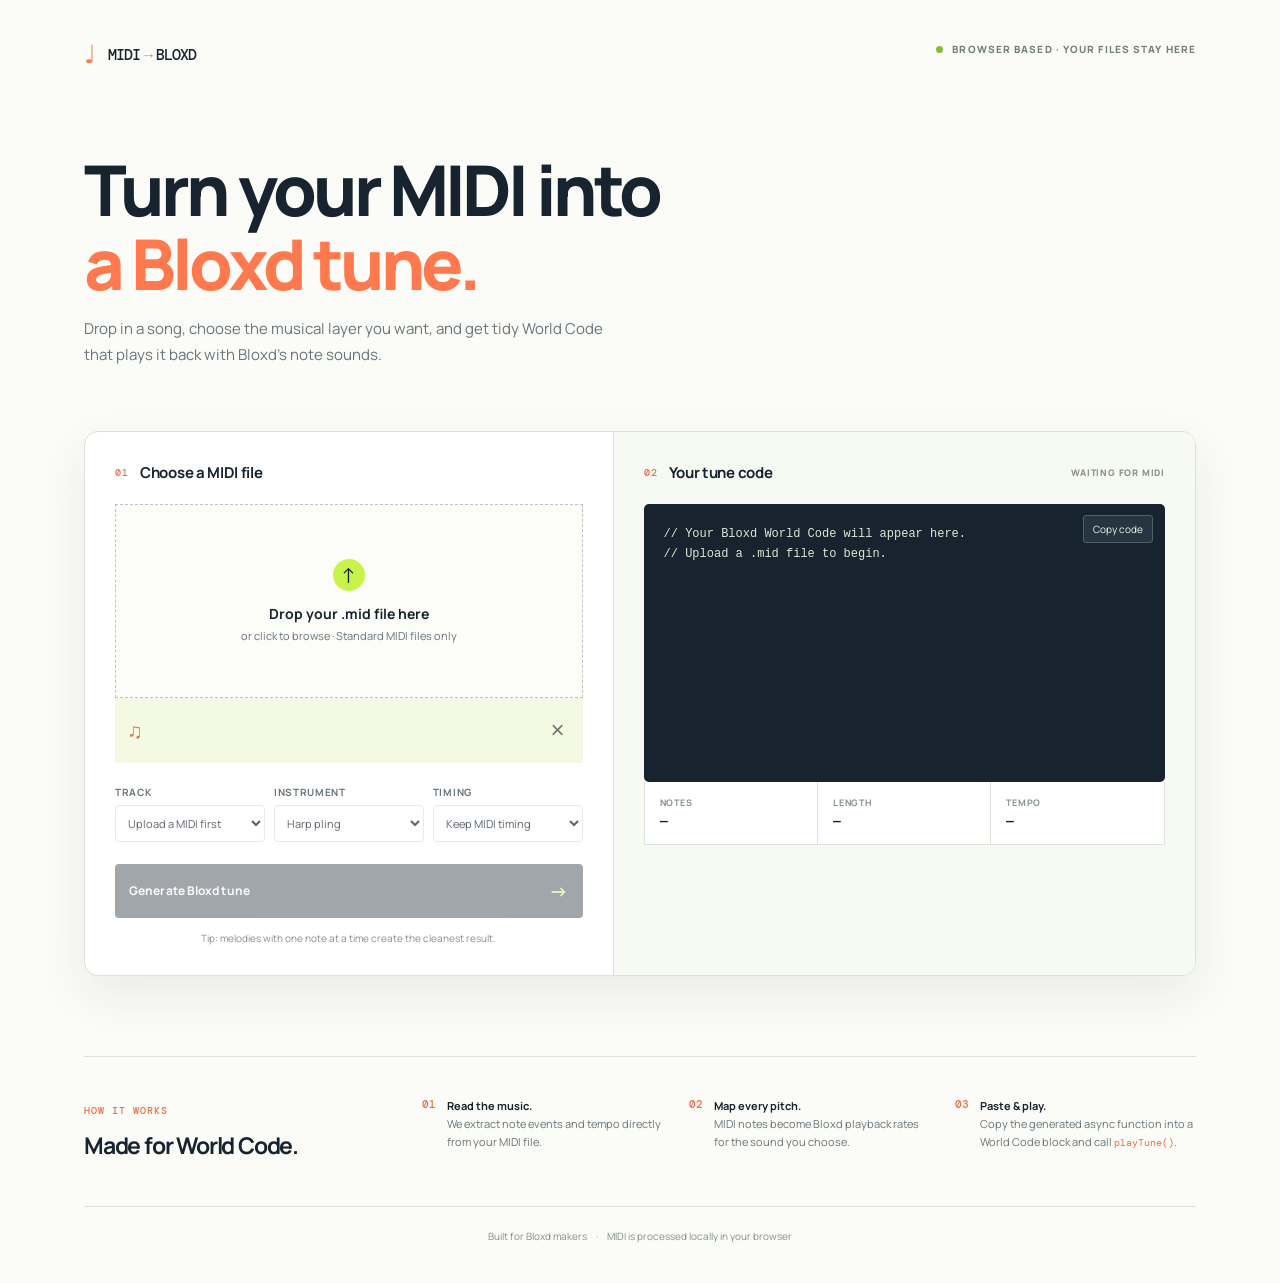
<file: index.html>
<!doctype html>
<html lang="en">
  <head>
    <meta charset="UTF-8" />
    <meta name="viewport" content="width=device-width, initial-scale=1.0" />
    <title>Midi → Bloxd Tune</title>
    <meta name="description" content="Turn a MIDI file into a Bloxd.io World Code tune." />
    <link rel="preconnect" href="https://fonts.googleapis.com" />
    <link rel="preconnect" href="https://fonts.gstatic.com" crossorigin />
    <link href="https://fonts.googleapis.com/css2?family=DM+Mono:wght@400;500&family=Manrope:wght@400;500;600;700;800&display=swap" rel="stylesheet" />
    <link rel="stylesheet" href="style.css" />
  </head>
  <body>
    <main class="shell">
      <header class="hero">
        <a class="brand" href="/" aria-label="Midi to Bloxd Tune home"><span>♩</span> MIDI<span class="arrow">→</span>BLOXD</a>
        <div class="eyebrow"><i></i> Browser based · Your files stay here</div>
        <h1>Turn your MIDI into<br /><em>a Bloxd tune.</em></h1>
        <p>Drop in a song, choose the musical layer you want, and get tidy World Code that plays it back with Bloxd’s note sounds.</p>
      </header>

      <section class="workspace" aria-label="MIDI converter">
        <div class="panel input-panel">
          <div class="panel-title"><span class="step">01</span><h2>Choose a MIDI file</h2></div>
          <label class="dropzone" id="dropzone" for="midi-file">
            <input id="midi-file" type="file" accept=".mid,.midi,audio/midi,audio/x-midi" />
            <span class="upload-icon">↑</span>
            <strong>Drop your .mid file here</strong>
            <small>or click to browse · Standard MIDI files only</small>
          </label>
          <div class="file-card" id="file-card" hidden><span class="file-icon">♫</span><div><strong id="file-name"></strong><small id="file-detail"></small></div><button id="clear-file" title="Remove file" aria-label="Remove file">×</button></div>

          <div class="options" id="options" aria-disabled="true">
            <label>Track <select id="track-select" disabled><option>Upload a MIDI first</option></select></label>
            <label>Instrument <select id="instrument-select" disabled><option value="harp_pling">Harp pling</option><option value="bass">Bass</option><option value="hat">Hi-hat</option><option value="snare">Snare</option></select></label>
            <label>Timing <select id="timing-select" disabled><option value="original">Keep MIDI timing</option><option value="grid">Snap to 1/16</option></select></label>
          </div>
          <button class="convert" id="convert" disabled><span>Generate Bloxd tune</span><b>→</b></button>
          <p class="note">Tip: melodies with one note at a time create the cleanest result.</p>
        </div>

        <div class="panel output-panel">
          <div class="panel-title"><span class="step">02</span><h2>Your tune code</h2><span class="status" id="status">Waiting for MIDI</span></div>
          <div class="code-wrap"><pre id="code-output"><code>// Your Bloxd World Code will appear here.
// Upload a .mid file to begin.</code></pre><button id="copy" disabled>Copy code</button></div>
          <div class="stats" id="stats"><div><span>Notes</span><strong>—</strong></div><div><span>Length</span><strong>—</strong></div><div><span>Tempo</span><strong>—</strong></div></div>
        </div>
      </section>

      <section class="how-it-works"><div><span class="step">HOW IT WORKS</span><h2>Made for World Code.</h2></div><ol><li><b>01</b><p><strong>Read the music.</strong> We extract note events and tempo directly from your MIDI file.</p></li><li><b>02</b><p><strong>Map every pitch.</strong> MIDI notes become Bloxd playback rates for the sound you choose.</p></li><li><b>03</b><p><strong>Paste & play.</strong> Copy the generated async function into a World Code block and call <code>playTune()</code>.</p></li></ol></section>
      <footer>Built for Bloxd makers <span>·</span> MIDI is processed locally in your browser</footer>
    </main>
    <div id="toast" role="status" aria-live="polite"></div>
    <script src="app.js"></script>
  </body>
</html>
</file>
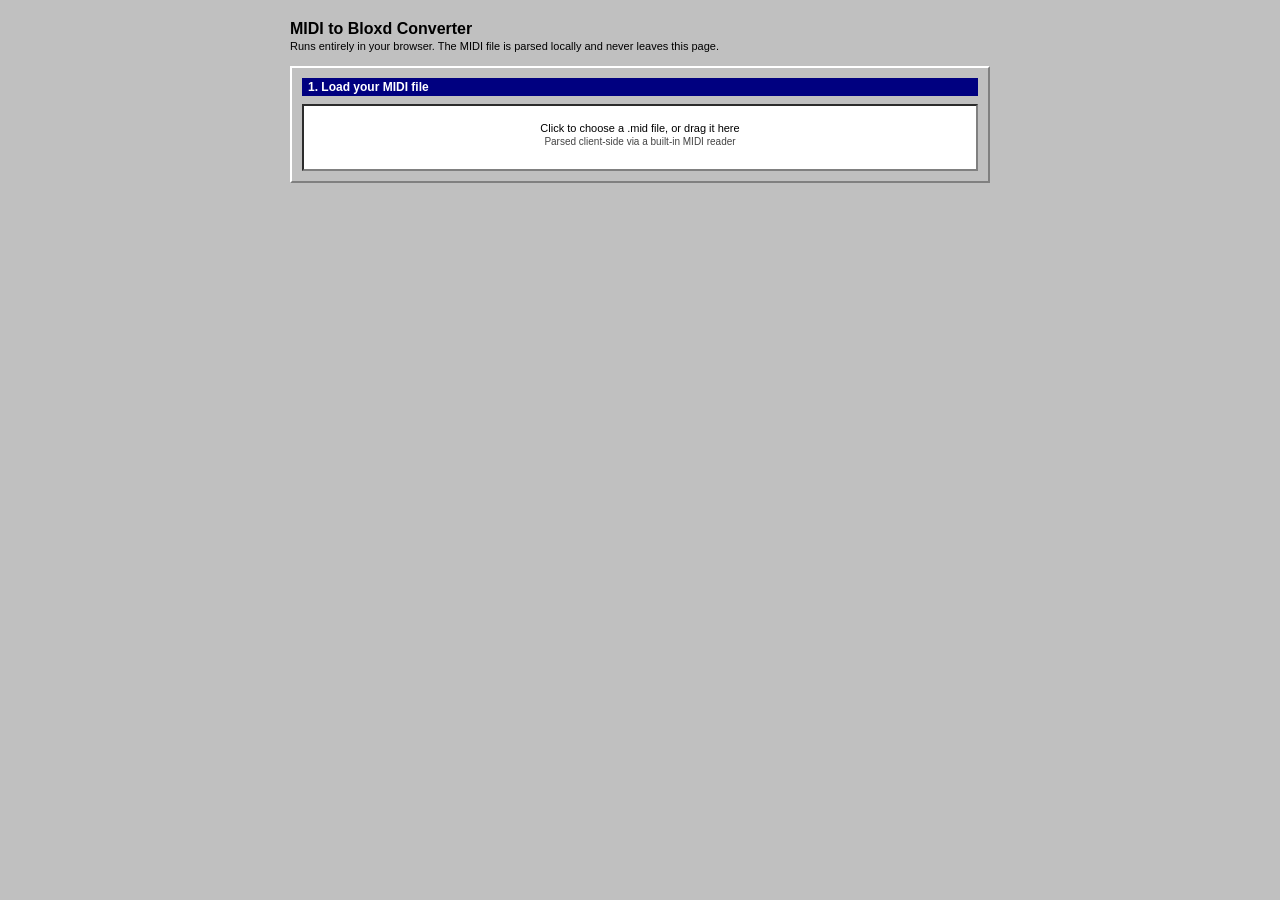
<file: exampl conv script .html>
<!DOCTYPE html>
<html lang="en">
<head>
<meta charset="UTF-8">
<title>MIDI to Bloxd Converter</title>
<style>
  body {
    background: #c0c0c0;
    color: #000000;
    font-family: "MS Sans Serif", "Tahoma", Geneva, sans-serif;
    margin: 0;
    padding: 20px;
    font-size: 12px;
  }
  .wrap { width: 100%; max-width: 700px; margin: 0 auto; }
  h1 {
    font-size: 16px;
    margin: 0 0 2px;
    font-weight: bold;
  }
  .sub {
    color: #000000;
    font-size: 11px;
    margin: 0 0 14px;
  }
  .panel {
    background: #c0c0c0;
    border: 2px solid;
    border-color: #ffffff #808080 #808080 #ffffff;
    padding: 10px;
    margin-bottom: 12px;
  }
  .panel h2 {
    font-size: 12px;
    margin: 0 0 8px;
    font-weight: bold;
    background: #000080;
    color: #ffffff;
    padding: 2px 6px;
  }
  .drop {
    border: 2px inset #808080;
    background: #ffffff;
    padding: 16px;
    text-align: center;
    cursor: pointer;
  }
  .drop input { display: none; }
  .drop .label { font-size: 11px; }
  .drop .hint { font-size: 10px; color: #444444; margin-top: 2px; }
  .filename { font-family: "Courier New", monospace; font-size: 11px; color: #000080; margin-top: 6px; }

  .track-row {
    display: flex;
    align-items: center;
    padding: 3px 4px;
    font-size: 11px;
    border-bottom: 1px solid #808080;
  }
  .track-row label { display: flex; align-items: center; gap: 6px; cursor: pointer; flex: 1; }
  .track-row .meta { color: #444444; font-family: "Courier New", monospace; font-size: 10px; }

  .field { margin-bottom: 10px; }
  .field label { display: block; font-size: 11px; margin-bottom: 4px; }
  .field .row { display: flex; gap: 8px; align-items: center; }
  input[type=range] { flex: 1; }
  .val { font-family: "Courier New", monospace; font-size: 11px; min-width: 50px; text-align: right; }

  button {
    background: #c0c0c0;
    border: 2px solid;
    border-color: #ffffff #808080 #808080 #ffffff;
    padding: 4px 12px;
    font-size: 11px;
    cursor: pointer;
    font-family: "MS Sans Serif", Tahoma, sans-serif;
  }
  button:active {
    border-color: #808080 #ffffff #ffffff #808080;
  }
  button:disabled { color: #808080; cursor: not-allowed; }

  .code-box {
    display: flex;
    border: 2px inset #808080;
    background: #ffffff;
    max-height: 380px;
    overflow: auto;
  }
  .code-box .gutter {
    background: #dddddd;
    color: #666666;
    text-align: right;
    padding: 6px 6px 6px 4px;
    font-family: "Courier New", monospace;
    font-size: 11px;
    line-height: 1.5;
    user-select: none;
    border-right: 1px solid #999999;
    white-space: pre;
  }
  .code-box pre {
    margin: 0;
    padding: 6px 8px;
    font-family: "Courier New", monospace;
    font-size: 11px;
    line-height: 1.5;
    color: #000080;
    white-space: pre;
  }
  .actions { display: flex; gap: 6px; margin-top: 8px; }
  .note { font-size: 10px; color: #333333; margin-top: 8px; }
  .status { font-size: 11px; }
  hr { border: none; border-top: 1px solid #808080; border-bottom: 1px solid #ffffff; margin: 10px 0; }
</style>
</head>
<body>
<div class="wrap">
  <h1>MIDI to Bloxd Converter</h1>
  <p class="sub">Runs entirely in your browser. The MIDI file is parsed locally and never leaves this page.</p>

  <div class="panel">
    <h2>1. Load your MIDI file</h2>
    <div class="drop" id="dropZone">
      <input type="file" id="fileInput" accept=".mid,.midi">
      <div class="label">Click to choose a .mid file, or drag it here</div>
      <div class="hint">Parsed client-side via a built-in MIDI reader</div>
      <div class="filename" id="filenameLabel"></div>
    </div>
  </div>

  <div class="panel" id="trackPanel" style="display:none">
    <h2>2. Tracks (all selected by default)</h2>
    <div id="trackList"></div>
    <div class="note">Uncheck a track to exclude it, e.g. to drop the bass line and keep melody only.</div>
  </div>

  <div class="panel" id="tunePanel" style="display:none">
    <h2>3. Tune the pitch reference</h2>
    <div class="field">
      <label>Reference sound: harp_pling at rate 1.0 plays as this pitch</label>
      <div class="row">
        <input type="range" id="baseNote" min="36" max="84" value="60">
        <span class="val" id="baseNoteVal">C4</span>
      </div>
    </div>
    <div class="note">
      You don't know the real pitch of harp_pling at rate 1.0 -- that's fine. Preview below uses a synth
      approximation. If the whole song sounds too high or low once in Bloxd, shift this slider and regenerate.
    </div>
  </div>

  <div class="panel" id="previewPanel" style="display:none">
    <h2>4. Preview (synth approximation, played locally)</h2>
    <button id="playBtn">Play preview</button>
    <button id="stopBtn">Stop</button>
    <span class="status" id="playStatus"></span>
  </div>

  <div class="panel" id="outputPanel" style="display:none">
    <h2>5. Generated Bloxd data</h2>
    <div class="code-box">
      <div class="gutter" id="lineNumbers"></div>
      <pre id="outputCode"></pre>
    </div>
    <div class="actions">
      <button id="copyBtn">Copy to clipboard</button>
      <button id="downloadBtn">Download .txt</button>
      <button id="compactBtn">Compact</button>
    </div>
    <div class="note">
      This snippet defines the note/rate data and a Bloxd-compatible tick scheduler.
      Run playSequence(api, myId); from your Code Block to start the song.
    </div>
  </div>
</div>

<script>
// ---------- Minimal standard MIDI file parser (no external deps) ----------
function readVarLen(view, pos) {
  let value = 0, byte;
  do {
    byte = view.getUint8(pos++);
    value = (value << 7) | (byte & 0x7f);
  } while (byte & 0x80);
  return { value, pos };
}

function parseMidi(buffer) {
  const view = new DataView(buffer);
  let pos = 0;
  function str(n) { let s=''; for (let i=0;i<n;i++) s += String.fromCharCode(view.getUint8(pos+i)); pos+=n; return s; }

  if (str(4) !== 'MThd') throw new Error('Not a valid MIDI file');
  const headerLen = view.getUint32(pos); pos += 4;
  const format = view.getUint16(pos); pos += 2;
  const ntrks = view.getUint16(pos); pos += 2;
  const division = view.getUint16(pos); pos += 2;
  pos += (headerLen - 6);

  const ppq = (division & 0x8000) ? 480 : division;
  const tracks = [];
  const tempoEvents = [{ tick: 0, mpqn: 500000 }];

  for (let t = 0; t < ntrks; t++) {
    if (str(4) !== 'MTrk') break;
    const trackLen = view.getUint32(pos); pos += 4;
    const trackEnd = pos + trackLen;
    let tick = 0;
    let runningStatus = null;
    const events = [];

    while (pos < trackEnd) {
      const dt = readVarLen(view, pos); pos = dt.pos; tick += dt.value;
      let statusByte = view.getUint8(pos);

      if (statusByte === 0xFF) {
        pos++;
        const metaType = view.getUint8(pos); pos++;
        const len = readVarLen(view, pos); pos = len.pos;
        if (metaType === 0x51) {
          const mpqn = (view.getUint8(pos) << 16) | (view.getUint8(pos+1) << 8) | view.getUint8(pos+2);
          tempoEvents.push({ tick, mpqn });
        }
        pos += len.value;
      } else if (statusByte === 0xF0 || statusByte === 0xF7) {
        pos++;
        const len = readVarLen(view, pos); pos = len.pos;
        pos += len.value;
      } else {
        if (statusByte & 0x80) { runningStatus = statusByte; pos++; }
        else { statusByte = runningStatus; }
        const type = statusByte & 0xF0;
        const channel = statusByte & 0x0F;
        const d1 = view.getUint8(pos); pos++;
        let d2 = null;
        if (type !== 0xC0 && type !== 0xD0) { d2 = view.getUint8(pos); pos++; }

        if (type === 0x90 && d2 > 0) {
          events.push({ tick, type: 'on', note: d1, velocity: d2, channel });
        } else if (type === 0x80 || (type === 0x90 && d2 === 0)) {
          events.push({ tick, type: 'off', note: d1, channel });
        }
      }
    }
    tracks.push(events);
    pos = trackEnd;
  }

  tempoEvents.sort((a,b) => a.tick - b.tick);
  return { ppq, tracks, tempoEvents };
}

function tickToMs(tick, ppq, tempoEvents) {
  let ms = 0, lastTick = 0, lastMpqn = tempoEvents[0].mpqn;
  for (const te of tempoEvents) {
    if (te.tick >= tick) break;
    ms += (te.tick - lastTick) * (lastMpqn / ppq) / 1000;
    lastTick = te.tick; lastMpqn = te.mpqn;
  }
  ms += (tick - lastTick) * (lastMpqn / ppq) / 1000;
  return ms;
}

function extractNotes(events, ppq, tempoEvents) {
  const open = {};
  const notes = [];
  for (const ev of events) {
    const key = ev.note;
    if (ev.type === 'on') {
      (open[key] = open[key] || []).push(ev.tick);
    } else if (ev.type === 'off' && open[key] && open[key].length) {
      const startTick = open[key].shift();
      const startMs = tickToMs(startTick, ppq, tempoEvents);
      const endMs = tickToMs(ev.tick, ppq, tempoEvents);
      notes.push({ pitch: key, startMs, durMs: Math.max(50, endMs - startMs) });
    }
  }
  notes.sort((a,b) => a.startMs - b.startMs);
  return notes;
}

// ---------- Pitch -> Bloxd rate math ----------
function rateForPitch(pitch, basePitch) {
  return Math.pow(2, (pitch - basePitch) / 12);
}
function noteName(pitch) {
  const names = ['C','C#','D','D#','E','F','F#','G','G#','A','A#','B'];
  const octave = Math.floor(pitch / 12) - 1;
  return names[pitch % 12] + octave;
}

// ---------- UI wiring ----------
let parsedMidi = null;
let trackNoteSets = [];
let selectedTracks = new Set();
let audioCtx = null;
let previewTimeouts = [];

const dropZone = document.getElementById('dropZone');
const fileInput = document.getElementById('fileInput');
const filenameLabel = document.getElementById('filenameLabel');

dropZone.addEventListener('click', () => fileInput.click());
dropZone.addEventListener('dragover', e => { e.preventDefault(); });
dropZone.addEventListener('drop', e => {
  e.preventDefault();
  if (e.dataTransfer.files.length) handleFile(e.dataTransfer.files[0]);
});
fileInput.addEventListener('change', e => { if (e.target.files.length) handleFile(e.target.files[0]); });

function handleFile(file) {
  filenameLabel.textContent = file.name;
  const reader = new FileReader();
  reader.onload = () => {
    try {
      parsedMidi = parseMidi(reader.result);
      buildTrackList();
    } catch (err) {
      filenameLabel.textContent = 'Could not parse this file: ' + err.message;
    }
  };
  reader.readAsArrayBuffer(file);
}

function buildTrackList() {
  const list = document.getElementById('trackList');
  list.innerHTML = '';
  trackNoteSets = [];
  selectedTracks = new Set();

  parsedMidi.tracks.forEach((events, i) => {
    const notes = extractNotes(events, parsedMidi.ppq, parsedMidi.tempoEvents);
    trackNoteSets.push(notes);
    if (notes.length === 0) return;

    selectedTracks.add(i);

    const row = document.createElement('div');
    row.className = 'track-row';
    const avgPitch = Math.round(notes.reduce((s,n)=>s+n.pitch,0) / notes.length);
    row.innerHTML = `
      <label>
        <input type="checkbox" data-idx="${i}" checked>
        Track ${i} <span class="meta">-- ${notes.length} notes, avg pitch ${noteName(avgPitch)}</span>
      </label>
    `;
    list.appendChild(row);
    row.querySelector('input').addEventListener('change', e => {
      if (e.target.checked) selectedTracks.add(i); else selectedTracks.delete(i);
      refreshDownstream();
    });
  });

  document.getElementById('trackPanel').style.display = 'block';
  document.getElementById('tunePanel').style.display = 'block';
  document.getElementById('previewPanel').style.display = 'block';
  document.getElementById('outputPanel').style.display = 'block';
  refreshDownstream();
}

const baseNoteSlider = document.getElementById('baseNote');
baseNoteSlider.addEventListener('input', () => {
  document.getElementById('baseNoteVal').textContent = noteName(+baseNoteSlider.value);
  refreshDownstream();
});
document.getElementById('baseNoteVal').textContent = noteName(+baseNoteSlider.value);

function getSelectedNotes() {
  let all = [];
  selectedTracks.forEach(i => { all = all.concat(trackNoteSets[i]); });
  all.sort((a,b) => a.startMs - b.startMs);
  return all;
}

let lastOutputPretty = '';
let isCompact = false;

function renderOutput(text) {
  const output = document.getElementById('outputCode');
  const gutter = document.getElementById('lineNumbers');
  output.textContent = text;
  const lineCount = text.split('\n').length;
  let nums = '';
  for (let i = 1; i <= lineCount; i++) nums += i + '\n';
  gutter.textContent = nums;
}

function refreshDownstream() {
  const notes = getSelectedNotes();
  const base = +baseNoteSlider.value;
  isCompact = false;
  document.getElementById('compactBtn').textContent = 'Compact';

  if (!notes.length) {
    renderOutput('// Select at least one track above to generate data.');
    lastOutputPretty = document.getElementById('outputCode').textContent;
    return;
  }

  const seq = notes.map(n => ({
    pitch: n.pitch,
    note: noteName(n.pitch),
    rate: +rateForPitch(n.pitch, base).toFixed(4),
    startMs: Math.round(n.startMs),
    durMs: Math.round(n.durMs)
  }));

  const text =
`// Full note sequence generated from your MIDI file (${seq.length} notes).
// Schedules playSound calls at the right time offsets to auto-play the song.

const NOTE_SEQUENCE = ${JSON.stringify(seq, null, 2)};

let songStartTime = 0;
let songPlaying = false;
let songIndex = 0;
let songPlayerId = null;
let songVolume = 1.0;

function playSequence(api, playerId, volume = 1.0) {
  songPlayerId = playerId;
  songVolume = volume;
  songStartTime = api.now();
  songIndex = 0;
  songPlaying = true;
}

tick = function() {
  if (!songPlaying || songPlayerId === null) return;

  const elapsed = api.now() - songStartTime;

  while (
    songIndex < NOTE_SEQUENCE.length &&
    NOTE_SEQUENCE[songIndex].startMs <= elapsed
  ) {
    const n = NOTE_SEQUENCE[songIndex];

    api.playSound(
      songPlayerId,
      "harp_pling",
      songVolume,
      n.rate
    );

    songIndex++;
  }

  if (songIndex >= NOTE_SEQUENCE.length) {
    songPlaying = false;
  }
};

// Example: playSequence(api, myId);
`;

  renderOutput(text);
  lastOutputPretty = text;
}

// ---------- Compact (minify) ----------
function minifyCode(code) {
  const noComments = code.split('\n').map(line => {
    const idx = line.indexOf('//');
    return idx !== -1 ? line.slice(0, idx) : line;
  }).join('\n');
  let collapsed = noComments.replace(/\s+/g, ' ').trim();
  collapsed = collapsed.replace(/\s*([{}()\[\];,:=.])\s*/g, '$1');
  return collapsed;
}

document.getElementById('compactBtn').addEventListener('click', () => {
  const btn = document.getElementById('compactBtn');
  if (!lastOutputPretty) return;
  isCompact = !isCompact;
  if (isCompact) {
    renderOutput(minifyCode(lastOutputPretty));
    btn.textContent = 'Expand';
  } else {
    renderOutput(lastOutputPretty);
    btn.textContent = 'Compact';
  }
});

// ---------- Local synth preview (Web Audio, no samples involved) ----------
document.getElementById('playBtn').addEventListener('click', () => {
  stopPreview();
  const notes = getSelectedNotes();
  if (!notes.length) return;
  audioCtx = audioCtx || new (window.AudioContext || window.webkitAudioContext)();
  const t0 = audioCtx.currentTime + 0.1;
  const startRef = notes[0].startMs;

  notes.forEach(n => {
    const startSec = (n.startMs - startRef) / 1000;
    const durSec = Math.min(n.durMs / 1000, 1.2);
    const osc = audioCtx.createOscillator();
    const gain = audioCtx.createGain();
    osc.type = 'triangle';
    osc.frequency.value = 440 * Math.pow(2, (n.pitch - 69) / 12);
    gain.gain.setValueAtTime(0.0001, t0 + startSec);
    gain.gain.exponentialRampToValueAtTime(0.25, t0 + startSec + 0.01);
    gain.gain.exponentialRampToValueAtTime(0.0001, t0 + startSec + durSec);
    osc.connect(gain).connect(audioCtx.destination);
    osc.start(t0 + startSec);
    osc.stop(t0 + startSec + durSec + 0.05);
  });

  document.getElementById('playStatus').textContent = 'Playing preview...';
  const totalMs = (notes[notes.length-1].startMs - startRef) + notes[notes.length-1].durMs + 300;
  previewTimeouts.push(setTimeout(() => {
    document.getElementById('playStatus').textContent = '';
  }, totalMs));
});

document.getElementById('stopBtn').addEventListener('click', stopPreview);
function stopPreview() {
  previewTimeouts.forEach(clearTimeout);
  previewTimeouts = [];
  if (audioCtx) { audioCtx.close(); audioCtx = null; }
  document.getElementById('playStatus').textContent = '';
}

document.getElementById('copyBtn').addEventListener('click', () => {
  const text = document.getElementById('outputCode').textContent;
  const btn = document.getElementById('copyBtn');
  const showCopied = () => {
    const old = btn.textContent; btn.textContent = 'Copied!';
    setTimeout(() => btn.textContent = old, 1200);
  };
  const showFailed = () => {
    const old = btn.textContent; btn.textContent = 'Click text box below, then Ctrl+C';
    setTimeout(() => btn.textContent = old, 2500);
  };
  const tryModernClipboard = () => {
    if (navigator.clipboard && navigator.clipboard.writeText) {
      navigator.clipboard.writeText(text).then(showCopied).catch(showFailed);
    } else {
      showFailed();
    }
  };

  // Synchronous execCommand path first -- no permission prompt, works immediately
  // in most browsers including file:// pages, so it avoids the "first click just
  // shows a permission dialog" issue.
  try {
    const ta = document.createElement('textarea');
    ta.value = text;
    ta.style.position = 'fixed';
    ta.style.opacity = '0';
    document.body.appendChild(ta);
    ta.focus();
    ta.select();
    const ok = document.execCommand('copy');
    document.body.removeChild(ta);
    if (ok) showCopied(); else tryModernClipboard();
  } catch (e) {
    tryModernClipboard();
  }
});

// Manual backup: clicking directly in the code box selects everything so
// Ctrl+C / Cmd+C always works even if the button above has trouble.
document.getElementById('outputCode').addEventListener('click', function() {
  const range = document.createRange();
  range.selectNodeContents(this);
  const sel = window.getSelection();
  sel.removeAllRanges();
  sel.addRange(range);
});
document.getElementById('downloadBtn').addEventListener('click', () => {
  const text = document.getElementById('outputCode').textContent;
  const a = document.createElement('a');
  a.href = 'data:text/plain;charset=utf-8,' + encodeURIComponent(text);
  a.download = 'bloxd_note_data.txt';
  document.body.appendChild(a);
  a.click();
  document.body.removeChild(a);
});
</script>
</body>
</html>
</file>
<file: style.css>
:root{--ink:#17232e;--muted:#69747b;--line:#dce2dc;--lime:#c9f34a;--paper:#fbfcf7;--orange:#ff794f}*{box-sizing:border-box}body{margin:0;background:var(--paper);color:var(--ink);font-family:Manrope,Arial,sans-serif}.shell{max-width:1180px;margin:auto;padding:30px 34px}.hero{padding:8px 0 62px;position:relative}.brand{color:var(--ink);text-decoration:none;font:500 15px 'DM Mono',monospace;letter-spacing:-1px}.brand>span:first-child{font-size:25px;color:var(--orange);vertical-align:-3px;margin-right:5px}.arrow{padding:0 4px;color:var(--orange)}.eyebrow{position:absolute;right:0;top:12px;text-transform:uppercase;font-size:10px;font-weight:800;letter-spacing:1.1px;color:#748078}.eyebrow i{display:inline-block;width:7px;height:7px;background:#85ba37;border-radius:100%;margin-right:6px}.hero h1{font-size:clamp(38px,5.5vw,70px);letter-spacing:-3.9px;line-height:1.05;margin:82px 0 16px;font-weight:800}.hero h1 em{font-style:normal;color:var(--orange)}.hero p{max-width:520px;color:var(--muted);font-size:15px;line-height:1.75;margin:0}.workspace{display:grid;grid-template-columns:1fr 1.1fr;box-shadow:0 18px 50px #17232e14;border:1px solid var(--line);border-radius:14px;overflow:hidden;background:#fff}.panel{padding:30px}.input-panel{border-right:1px solid var(--line)}.panel-title{display:flex;align-items:center;gap:11px;margin-bottom:21px}.panel-title h2{font-size:15px;margin:0;letter-spacing:-.3px}.step{font:500 10px 'DM Mono',monospace;color:#e86d49;letter-spacing:1px}.dropzone{border:1.5px dashed #bac6bf;min-height:194px;display:flex;align-items:center;justify-content:center;flex-direction:column;cursor:pointer;background:#fcfdf9;transition:.2s}.dropzone:hover,.dropzone.drag{border-color:#80ab2c;background:#f4fbdc}.dropzone input{display:none}.upload-icon{height:32px;width:32px;border-radius:50%;background:var(--lime);display:grid;place-items:center;font-size:21px;margin-bottom:13px}.dropzone strong{font-size:14px}.dropzone small,.file-card small{font-size:11px;color:var(--muted);margin-top:5px}.file-card{min-height:65px;padding:10px 12px;background:#f4f9e3;display:flex;align-items:center;gap:11px}.file-card div{display:flex;flex-direction:column;min-width:0}.file-card strong{font-size:12px;overflow:hidden;text-overflow:ellipsis;white-space:nowrap}.file-icon{font-size:21px;color:#e87751}.file-card button{margin-left:auto;border:0;background:transparent;font-size:24px;color:#6f7870;cursor:pointer}.options{display:grid;grid-template-columns:1fr 1fr 1fr;gap:9px;margin:22px 0}.options label{font-size:10px;text-transform:uppercase;letter-spacing:.7px;color:var(--muted);font-weight:700}.options select{width:100%;margin-top:6px;padding:9px 21px 9px 8px;border:1px solid var(--line);background:#fff;border-radius:4px;color:var(--ink);font-family:inherit;font-size:11px;appearance:auto}.convert{width:100%;padding:14px;background:var(--ink);color:white;border:0;border-radius:4px;font:700 12px Manrope;letter-spacing:.1px;cursor:pointer;display:flex;justify-content:space-between;align-items:center;transition:.2s}.convert:hover:not(:disabled){background:#2b3c4b;transform:translateY(-1px)}.convert:disabled{opacity:.4;cursor:not-allowed}.convert b{font-size:19px;color:var(--lime)}.note{font-size:10px;color:#849087;margin:13px 0 0;text-align:center}.output-panel{background:#f7f9f3}.status{margin-left:auto;color:#85928a;text-transform:uppercase;letter-spacing:.8px;font-size:9px;font-weight:800}.code-wrap{height:278px;position:relative;background:#17232e;border-radius:5px;overflow:hidden}pre{margin:0;padding:20px;color:#dce7d3;font:12px/1.65 'DM Mono',monospace;white-space:pre-wrap;overflow:auto;height:100%}#copy{position:absolute;right:12px;top:11px;border:1px solid #52606a;background:#253541;color:#eef4e9;font:10px Manrope;padding:6px 9px;border-radius:3px;cursor:pointer}.stats{border:1px solid var(--line);border-top:0;display:grid;grid-template-columns:repeat(3,1fr);background:white}.stats div{padding:14px 15px;border-right:1px solid var(--line)}.stats div:last-child{border:0}.stats span{font-size:9px;text-transform:uppercase;color:#849087;letter-spacing:.9px;font-weight:700;display:block}.stats strong{font:500 13px 'DM Mono';display:block;margin-top:4px}.how-it-works{border-top:1px solid var(--line);margin-top:80px;padding:40px 0 35px;display:grid;grid-template-columns:.7fr 1.6fr}.how-it-works h2{font-size:23px;letter-spacing:-1.2px;margin:10px 0}.how-it-works ol{margin:0;padding:0;list-style:none;display:grid;grid-template-columns:repeat(3,1fr);gap:25px}.how-it-works li{display:flex;gap:11px}.how-it-works b{font:500 11px 'DM Mono';color:#e86d49}.how-it-works p{font-size:11px;line-height:1.65;color:var(--muted);margin:0}.how-it-works p strong{color:var(--ink);display:block}.how-it-works code{font:10px 'DM Mono';color:#e86d49}footer{border-top:1px solid var(--line);padding:22px 0 10px;color:#819087;font-size:10px;text-align:center}footer span{color:var(--orange);padding:0 7px}#toast{position:fixed;bottom:25px;left:50%;transform:translate(-50%,15px);background:#17232e;color:white;padding:10px 15px;border-radius:4px;font-size:11px;opacity:0;transition:.2s;pointer-events:none}#toast.show{opacity:1;transform:translate(-50%,0)}@media(max-width:720px){.shell{padding:22px 18px}.eyebrow{display:none}.hero{padding-bottom:40px}.hero h1{margin-top:64px;letter-spacing:-2.5px}.workspace,.how-it-works{grid-template-columns:1fr}.input-panel{border-right:0;border-bottom:1px solid var(--line)}.options{grid-template-columns:1fr}.output-panel{padding:22px}.how-it-works{margin-top:45px;gap:20px}.how-it-works ol{grid-template-columns:1fr;gap:14px}}
</file>
